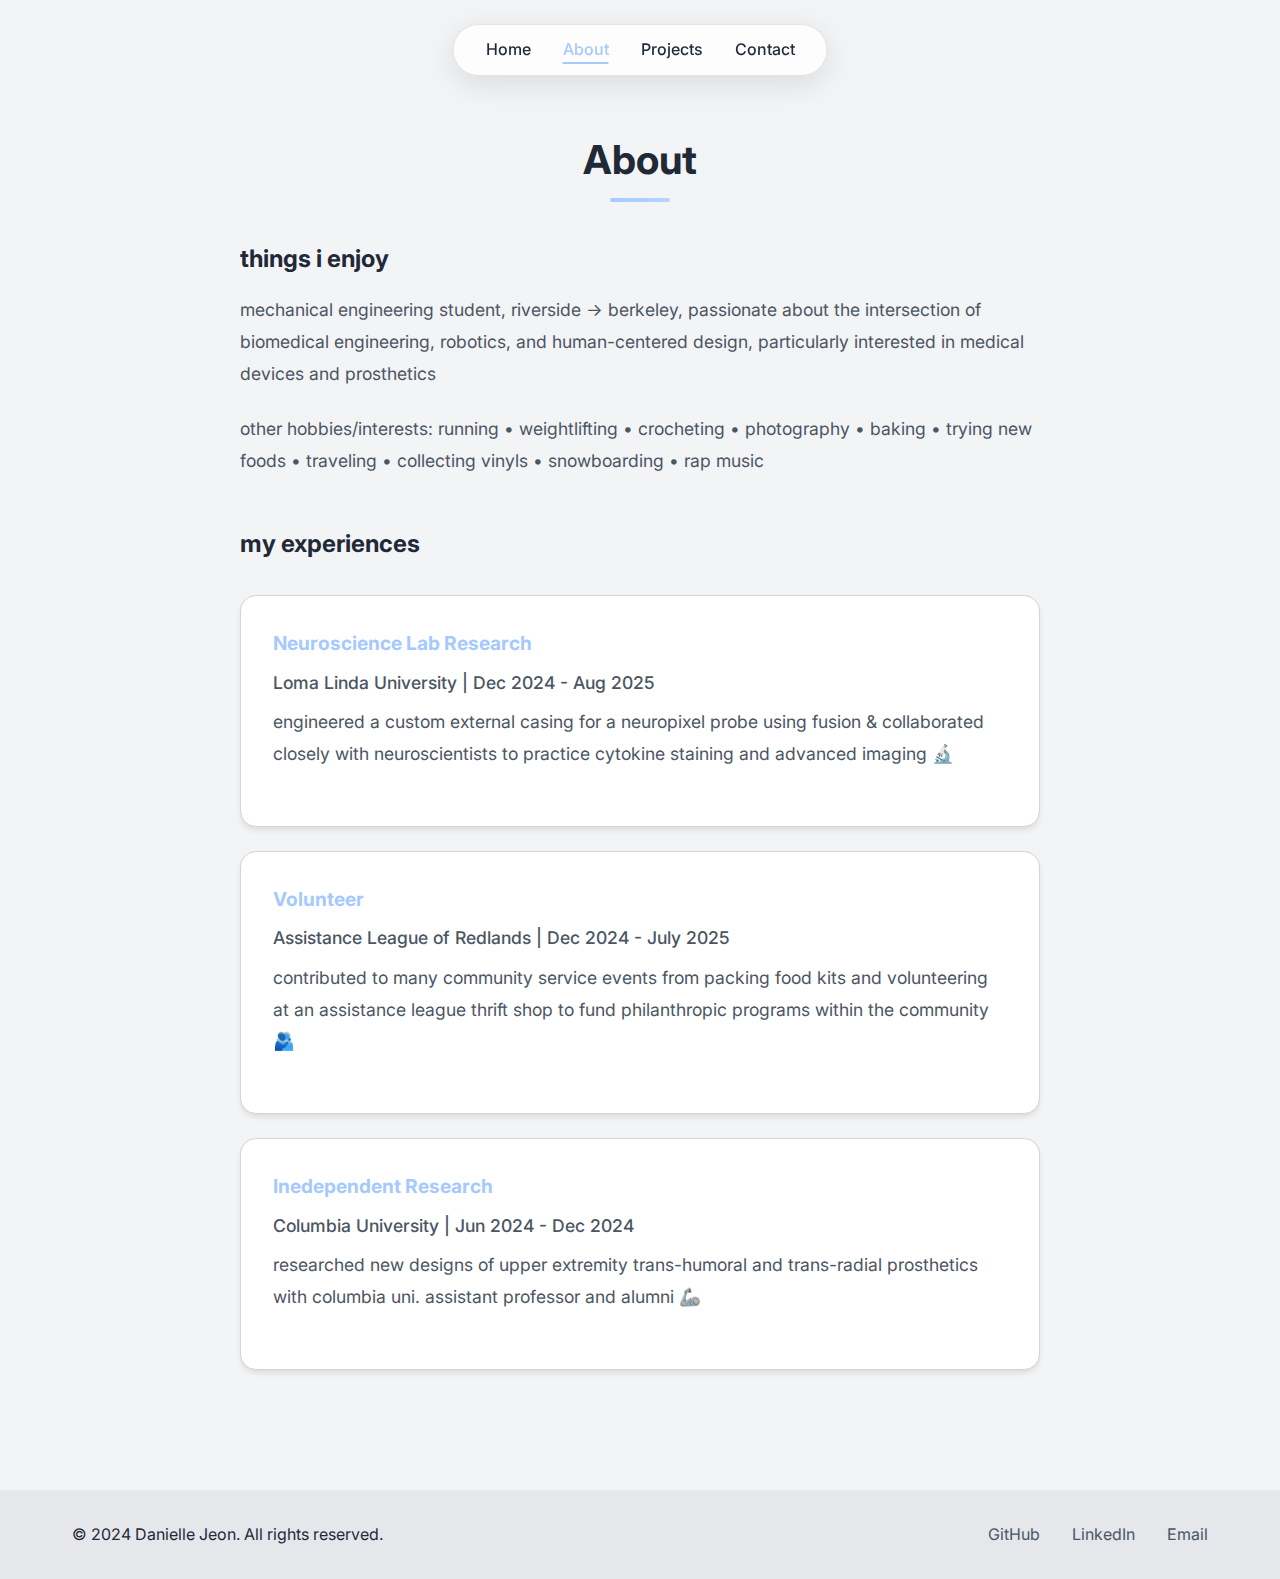
<file: about.html>
<!DOCTYPE html>
<html lang="en">
<head>
    <meta charset="UTF-8">
    <meta name="viewport" content="width=device-width, initial-scale=1.0">
    <title>About Me - Danielle Jeon</title>
    <link rel="stylesheet" href="styles.css">
    <link rel="preconnect" href="https://fonts.googleapis.com">
    <link rel="preconnect" href="https://fonts.gstatic.com" crossorigin>
    <link href="https://fonts.googleapis.com/css2?family=Inter:wght@300;400;500;600;700&display=swap" rel="stylesheet">
</head>
<body>
    <!-- Navigation -->
    <nav class="navbar">
        <div class="container">
            <ul class="nav-menu">
                <li><a href="index.html" class="nav-link">Home</a></li>
                <li><a href="about.html" class="nav-link active">About</a></li>
                <li><a href="projects.html" class="nav-link">Projects</a></li>
                <li><a href="contact.html" class="nav-link">Contact</a></li>
            </ul>
            <button class="nav-toggle" aria-label="Toggle navigation">
                <span></span>
                <span></span>
                <span></span>
            </button>
        </div>
    </nav>

    <!-- About Section -->
    <section class="about" style="padding-top: 8rem;">
        <div class="container">
            <h2 class="section-title">About</h2>
            <div class="about-content">
                <div class="about-text">
                    <h3 style="font-size: 1.5rem; margin-bottom: 1rem;">things i enjoy</h3>
                    <p>
                        mechanical engineering student, riverside -> berkeley, passionate about the intersection of biomedical engineering, robotics, and human-centered design, particularly interested in medical devices and prosthetics
                    </p>
                    <p>
                        other hobbies/interests: running • weightlifting • crocheting • photography • baking • trying new foods • traveling • collecting vinyls • snowboarding • rap music
                    </p>
                    
                    <h3 style="font-size: 1.5rem; margin-top: 3rem; margin-bottom: 1rem;">my experiences</h3>
                    <div style="margin-top: 2rem;">
                        <div style="background: #ffffff; padding: 2rem; border-radius: 1rem; box-shadow: var(--shadow-md); margin-bottom: 1.5rem; border: 1px solid var(--border-color);">
                            <h4 style="font-size: 1.2rem; margin-bottom: 0.5rem; color: var(--primary-color);">Neuroscience Lab Research</h4>
                            <p style="color: var(--text-secondary); margin-bottom: 0.5rem; font-weight: 500;">Loma Linda University | Dec 2024 - Aug 2025</p>
                            <p style="color: var(--text-secondary);">engineered a custom external casing for a neuropixel probe using fusion & collaborated closely with neuroscientists to practice cytokine staining and advanced imaging 🔬</p>
                        </div>
                        <div style="background: #ffffff; padding: 2rem; border-radius: 1rem; box-shadow: var(--shadow-md); margin-bottom: 1.5rem; border: 1px solid var(--border-color);">
                            <h4 style="font-size: 1.2rem; margin-bottom: 0.5rem; color: var(--primary-color);">Volunteer</h4>
                            <p style="color: var(--text-secondary); margin-bottom: 0.5rem; font-weight: 500;">Assistance League of Redlands | Dec 2024 - July 2025</p>
                            <p style="color: var(--text-secondary);">contributed to many community service events from packing food kits and volunteering at an assistance league thrift shop to fund philanthropic programs within the community 🫂</p>
                        </div>
                        <div style="background: #ffffff; padding: 2rem; border-radius: 1rem; box-shadow: var(--shadow-md); margin-bottom: 1.5rem; border: 1px solid var(--border-color);">
                            <h4 style="font-size: 1.2rem; margin-bottom: 0.5rem; color: var(--primary-color);">Inedependent Research</h4>
                            <p style="color: var(--text-secondary); margin-bottom: 0.5rem; font-weight: 500;">Columbia University | Jun 2024 - Dec 2024</p>
                            <p style="color: var(--text-secondary);">researched new designs of upper extremity trans-humoral and trans-radial prosthetics with columbia uni. assistant professor and alumni 🦾</p>
                        </div>
                    </div>
                </div>
            </div>
        </div>
    </section>

    <!-- Footer -->
    <footer class="footer">
        <div class="container">
            <p>&copy; 2024 Danielle Jeon. All rights reserved.</p>
            <div class="footer-links">
                <a href="https://github.com/yourusername" target="_blank">GitHub</a>
                <a href="https://linkedin.com/in/yourprofile" target="_blank">LinkedIn</a>
                <a href="mailto:your.email@example.com">Email</a>
            </div>
        </div>
    </footer>

    <script src="script.js"></script>
</body>
</html>
</file>
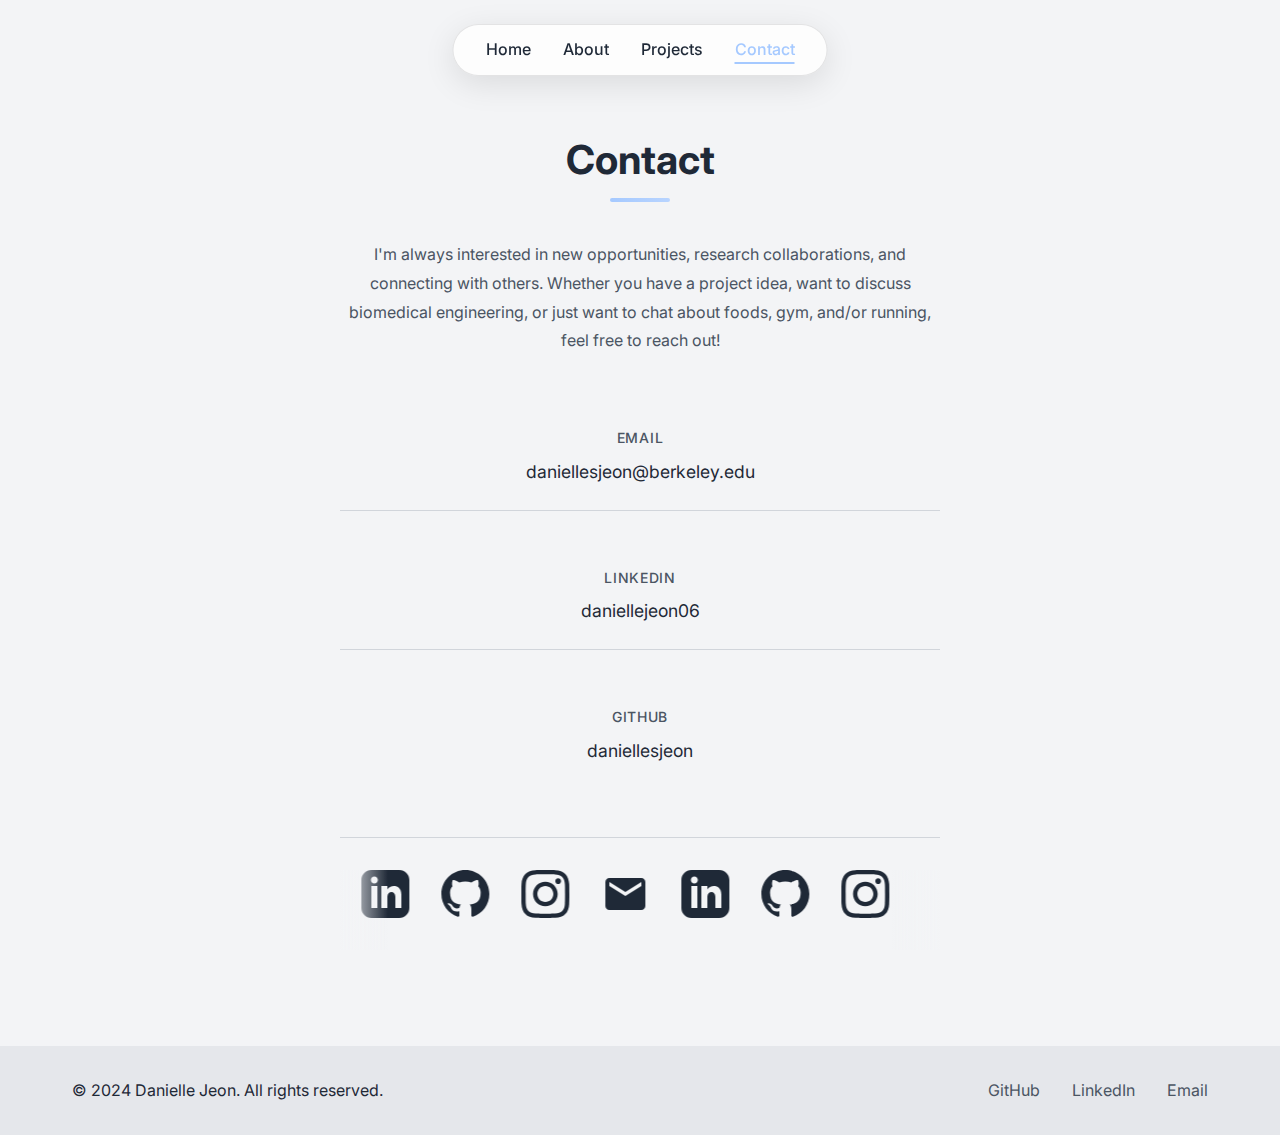
<file: contact.html>
<!DOCTYPE html>
<html lang="en">
<head>
    <meta charset="UTF-8">
    <meta name="viewport" content="width=device-width, initial-scale=1.0">
    <title>Contact - Danielle Jeon</title>
    <link rel="stylesheet" href="styles.css">
    <link rel="preconnect" href="https://fonts.googleapis.com">
    <link rel="preconnect" href="https://fonts.gstatic.com" crossorigin>
    <link href="https://fonts.googleapis.com/css2?family=Inter:wght@300;400;500;600;700&display=swap" rel="stylesheet">
</head>
<body>
    <!-- Navigation -->
    <nav class="navbar">
        <div class="container">
            <ul class="nav-menu">
                <li><a href="index.html" class="nav-link">Home</a></li>
                <li><a href="about.html" class="nav-link">About</a></li>
                <li><a href="projects.html" class="nav-link">Projects</a></li>
                <li><a href="contact.html" class="nav-link active">Contact</a></li>
            </ul>
            <button class="nav-toggle" aria-label="Toggle navigation">
                <span></span>
                <span></span>
                <span></span>
            </button>
        </div>
    </nav>

    <!-- Contact Section -->
    <section class="contact" style="padding-top: 8rem;">
        <div class="container">
            <h2 class="section-title">Contact</h2>
            <div class="contact-wrapper">
                <p class="contact-description">
                    I'm always interested in new opportunities, research collaborations, and connecting with others. Whether you have a project idea, want to discuss biomedical engineering, or just want to chat about foods, gym, and/or running, feel free to reach out!
                </p>
                
                <div class="contact-links">
                    <a href="mailto:daniellesjeon@berkeley.edu" class="contact-link">
                        <span class="contact-link-label">Email</span>
                        <span class="contact-link-value">daniellesjeon@berkeley.edu</span>
                    </a>
                    <a href="https://linkedin.com/in/daniellejeon06" target="_blank" class="contact-link">
                        <span class="contact-link-label">LinkedIn</span>
                        <span class="contact-link-value">daniellejeon06</span>
                    </a>
                    <a href="https://github.com/daniellesjeon" target="_blank" class="contact-link">
                        <span class="contact-link-label">GitHub</span>
                        <span class="contact-link-value">daniellesjeon</span>
                    </a>
                </div>

                <!-- Logo Loop Section -->
                <div class="logo-loop-container">
                    <div id="logoLoop" class="logoloop logoloop--horizontal logoloop--fade logoloop--scale-hover" role="region" aria-label="Social media links"></div>
                </div>
            </div>
        </div>
    </section>

    <!-- Footer -->
    <footer class="footer">
        <div class="container">
            <p>&copy; 2024 Danielle Jeon. All rights reserved.</p>
            <div class="footer-links">
                <a href="https://github.com/daniellesjeon" target="_blank">GitHub</a>
                <a href="https://linkedin.com/in/daniellejeon06" target="_blank">LinkedIn</a>
                <a href="mailto:daniellesjeon@berkeley.edu">Email</a>
            </div>
        </div>
    </footer>

    <script src="script.js"></script>
</body>
</html>
</file>
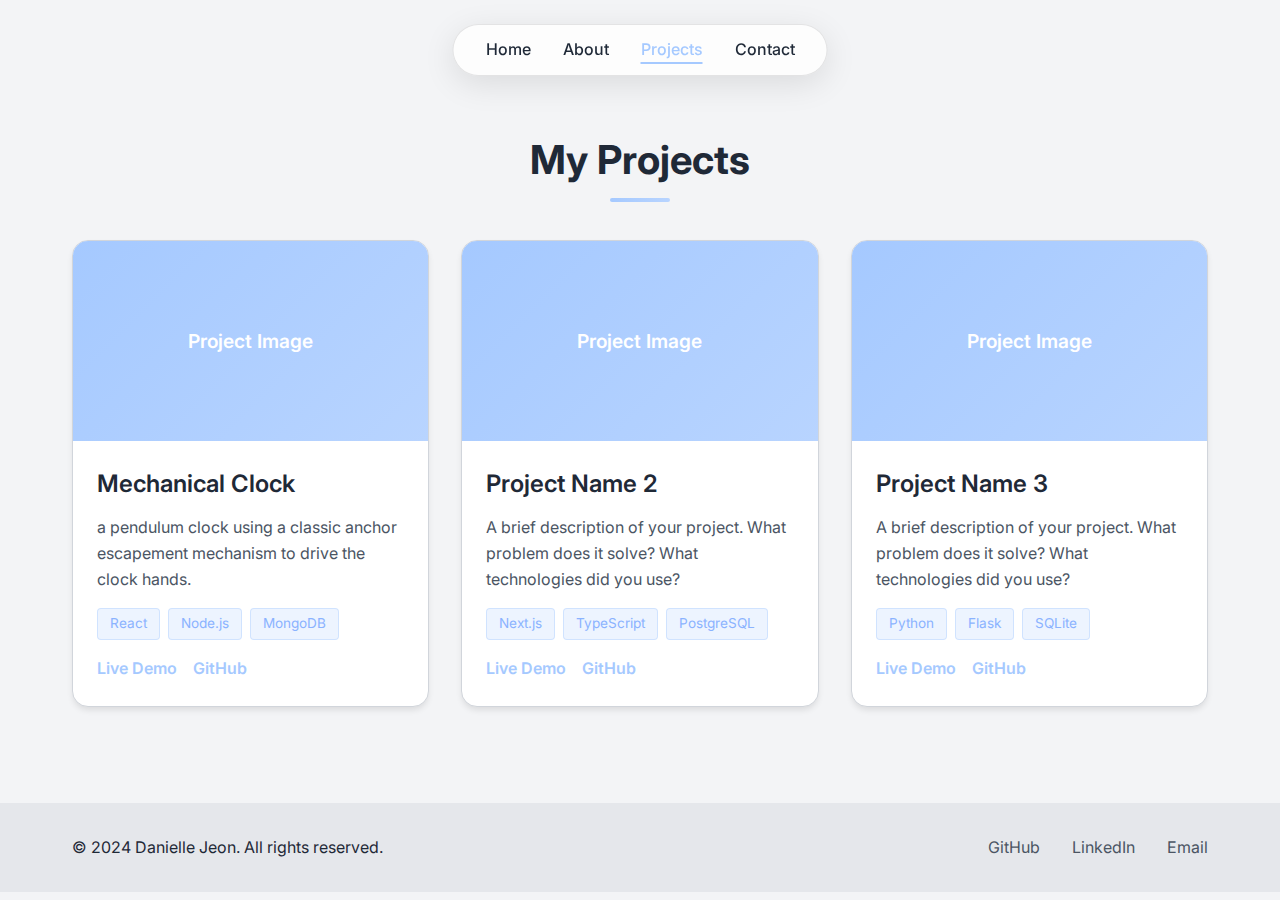
<file: projects.html>
<!DOCTYPE html>
<html lang="en">
<head>
    <meta charset="UTF-8">
    <meta name="viewport" content="width=device-width, initial-scale=1.0">
    <title>Projects - Danielle Jeon</title>
    <link rel="stylesheet" href="styles.css">
    <link rel="preconnect" href="https://fonts.googleapis.com">
    <link rel="preconnect" href="https://fonts.gstatic.com" crossorigin>
    <link href="https://fonts.googleapis.com/css2?family=Inter:wght@300;400;500;600;700&display=swap" rel="stylesheet">
</head>
<body>
    <!-- Navigation -->
    <nav class="navbar">
        <div class="container">
            <ul class="nav-menu">
                <li><a href="index.html" class="nav-link">Home</a></li>
                <li><a href="about.html" class="nav-link">About</a></li>
                <li><a href="projects.html" class="nav-link active">Projects</a></li>
                <li><a href="contact.html" class="nav-link">Contact</a></li>
            </ul>
            <button class="nav-toggle" aria-label="Toggle navigation">
                <span></span>
                <span></span>
                <span></span>
            </button>
        </div>
    </nav>

    <!-- Projects Section -->
    <section class="projects" style="padding-top: 8rem;">
        <div class="container">
            <h2 class="section-title">My Projects</h2>
            <div class="projects-grid">
                <div class="project-card">
                    <div class="project-image">
                        <div class="project-placeholder">Project Image</div>
                    </div>
                    <div class="project-content">
                        <h3 class="project-title">Mechanical Clock</h3>
                        <p class="project-description">
                            a pendulum clock using a classic anchor escapement mechanism to drive the clock hands.
                        </p>
                        <div class="project-tech">
                            <span>React</span>
                            <span>Node.js</span>
                            <span>MongoDB</span>
                        </div>
                        <div class="project-links">
                            <a href="#" class="project-link" target="_blank">Live Demo</a>
                            <a href="#" class="project-link" target="_blank">GitHub</a>
                        </div>
                    </div>
                </div>
                <div class="project-card">
                    <div class="project-image">
                        <div class="project-placeholder">Project Image</div>
                    </div>
                    <div class="project-content">
                        <h3 class="project-title">Project Name 2</h3>
                        <p class="project-description">
                            A brief description of your project. What problem does it solve? What technologies did you use?
                        </p>
                        <div class="project-tech">
                            <span>Next.js</span>
                            <span>TypeScript</span>
                            <span>PostgreSQL</span>
                        </div>
                        <div class="project-links">
                            <a href="#" class="project-link" target="_blank">Live Demo</a>
                            <a href="#" class="project-link" target="_blank">GitHub</a>
                        </div>
                    </div>
                </div>
                <div class="project-card">
                    <div class="project-image">
                        <div class="project-placeholder">Project Image</div>
                    </div>
                    <div class="project-content">
                        <h3 class="project-title">Project Name 3</h3>
                        <p class="project-description">
                            A brief description of your project. What problem does it solve? What technologies did you use?
                        </p>
                        <div class="project-tech">
                            <span>Python</span>
                            <span>Flask</span>
                            <span>SQLite</span>
                        </div>
                        <div class="project-links">
                            <a href="#" class="project-link" target="_blank">Live Demo</a>
                            <a href="#" class="project-link" target="_blank">GitHub</a>
                        </div>
                    </div>
                </div>
            </div>
        </div>
    </section>

    <!-- Footer -->
    <footer class="footer">
        <div class="container">
            <p>&copy; 2024 Danielle Jeon. All rights reserved.</p>
            <div class="footer-links">
                <a href="https://github.com/yourusername" target="_blank">GitHub</a>
                <a href="https://linkedin.com/in/yourprofile" target="_blank">LinkedIn</a>
                <a href="mailto:your.email@example.com">Email</a>
            </div>
        </div>
    </footer>

    <script src="script.js"></script>
</body>
</html>
</file>
<file: styles.css>
/* Reset and Base Styles */
* {
    margin: 0;
    padding: 0;
    box-sizing: border-box;
}

:root {
    --primary-color: #a5c9ff; /* Pastel blue */
    --primary-dark: #8bb3ff; /* Slightly darker pastel blue */
    --secondary-color: #b8d4ff; /* Lighter pastel blue */
    --text-primary: #1f2937; /* Dark gray for text */
    --text-secondary: #4b5563; /* Medium gray */
    --bg-primary: #f3f4f6; /* Light gray background */
    --bg-secondary: #e5e7eb; /* Slightly darker gray */
    --bg-dark: #f9fafb; /* Very light gray */
    --border-color: #d1d5db; /* Gray border */
    --shadow-sm: 0 1px 2px 0 rgba(0, 0, 0, 0.05);
    --shadow-md: 0 4px 6px -1px rgba(0, 0, 0, 0.1);
    --shadow-lg: 0 10px 15px -3px rgba(0, 0, 0, 0.1);
    --transition: all 0.3s cubic-bezier(0.4, 0, 0.2, 1);
}

html {
    scroll-behavior: smooth;
}

body {
    font-family: 'Inter', -apple-system, BlinkMacSystemFont, 'Segoe UI', Roboto, sans-serif;
    line-height: 1.6;
    color: var(--text-primary); /* Dark text for light background */
    background-color: var(--bg-primary); /* Light gray background */
    overflow-x: hidden;
}

.container {
    max-width: 1200px;
    margin: 0 auto;
    padding: 0 2rem;
}

/* Navigation */
.navbar {
    position: fixed;
    top: 1.5rem;
    left: 50%;
    transform: translateX(-50%);
    width: auto;
    max-width: 90%;
    background: rgba(255, 255, 255, 0.8); /* Semi-transparent white */
    backdrop-filter: blur(20px);
    -webkit-backdrop-filter: blur(20px);
    border: 1px solid rgba(0, 0, 0, 0.1); /* Subtle dark border */
    border-radius: 50px;
    z-index: 1000;
    transition: var(--transition);
    box-shadow: 0 8px 32px 0 rgba(0, 0, 0, 0.1);
    padding: 0;
}

.navbar .container {
    display: flex;
    justify-content: center;
    align-items: center;
    padding: 0.75rem 2rem;
    position: relative;
}

.nav-brand {
    font-size: 1.5rem;
    font-weight: 700;
    color: var(--primary-color);
}

.nav-menu {
    display: flex;
    list-style: none;
    gap: 2rem;
    margin: 0;
    padding: 0;
}

.nav-link {
    text-decoration: none;
    color: var(--text-primary); /* Dark text */
    font-weight: 500;
    transition: var(--transition);
    position: relative;
    text-shadow: none; /* Remove text shadow for light background */
}

.nav-link::after {
    content: '';
    position: absolute;
    bottom: -5px;
    left: 0;
    width: 0;
    height: 2px;
    background: var(--primary-color); /* Pastel blue underline */
    transition: var(--transition);
}

.nav-link:hover {
    color: var(--primary-color);
}

.nav-link:hover::after {
    width: 100%;
}

.nav-link.active {
    color: var(--primary-color);
}

.nav-link.active::after {
    width: 100%;
    background: var(--primary-color);
}

.nav-toggle {
    display: none;
    flex-direction: column;
    gap: 5px;
    background: none;
    border: none;
    cursor: pointer;
    padding: 5px;
    position: absolute;
    right: 2rem;
}

.nav-toggle span {
    width: 25px;
    height: 3px;
    background: var(--text-primary); /* Dark for visibility */
    transition: var(--transition);
    box-shadow: none;
}

/* Hero Section - Light gray background */
.hero {
    min-height: 100vh;
    display: flex;
    align-items: center;
    padding: 8rem 0 4rem;
    background: #f3f4f6; /* Light gray background */
    color: var(--text-primary); /* Dark text */
    position: relative;
    overflow: hidden;
}

.hero::before {
    display: none; /* Remove the grid pattern overlay */
}

.hero .container {
    display: grid;
    grid-template-columns: 1fr 1fr;
    gap: 4rem;
    align-items: center;
    position: relative;
    z-index: 1;
}

.hero-content {
    animation: fadeInUp 0.8s ease-out;
}

.hero-title {
    font-size: 4rem;
    font-weight: 700;
    line-height: 1.2;
    margin-bottom: 1rem;
}

.greeting {
    display: block;
    font-size: 2rem;
    font-weight: 400;
    opacity: 0.9;
}

.name {
    display: block;
    background: linear-gradient(135deg, #fff 0%, #e0e7ff 100%);
    -webkit-background-clip: text;
    -webkit-text-fill-color: transparent;
    background-clip: text;
}

.hero-subtitle {
    font-size: 1.5rem;
    font-weight: 500;
    margin-bottom: 1rem;
    opacity: 0.95;
}

.hero-description {
    font-size: 1.1rem;
    margin-bottom: 2rem;
    opacity: 0.9;
    line-height: 1.8;
}

.hero-buttons {
    display: flex;
    gap: 1rem;
    flex-wrap: wrap;
}

.btn {
    padding: 0.875rem 2rem;
    border-radius: 0.5rem;
    text-decoration: none;
    font-weight: 600;
    transition: var(--transition);
    display: inline-block;
    border: 2px solid transparent;
}

/* Buttons - Pastel blue */
.btn-primary {
    background: var(--primary-color); /* Pastel blue */
    color: white;
    border: 2px solid var(--primary-color);
}

.btn-primary:hover {
    background: var(--primary-dark);
    transform: translateY(-2px);
    box-shadow: var(--shadow-lg);
}

.btn-secondary {
    background: transparent;
    color: var(--text-primary);
    border-color: var(--text-primary);
}

.btn-secondary:hover {
    background: rgba(0, 0, 0, 0.05);
    border-color: var(--primary-color);
    color: var(--primary-color);
}

.hero-image {
    display: flex;
    justify-content: center;
    align-items: center;
    animation: fadeInRight 0.8s ease-out;
}

.profile-placeholder {
    width: 300px;
    height: 300px;
    border-radius: 50%;
    background: rgba(255, 255, 255, 0.1);
    backdrop-filter: blur(10px);
    display: flex;
    align-items: center;
    justify-content: center;
    border: 3px solid rgba(255, 255, 255, 0.2);
}

.scroll-indicator {
    position: absolute;
    bottom: 2rem;
    left: 50%;
    transform: translateX(-50%);
    display: flex;
    flex-direction: column;
    align-items: center;
    gap: 0.5rem;
    color: white;
    opacity: 0.8;
    animation: bounce 2s infinite;
}

.scroll-arrow {
    width: 2px;
    height: 30px;
    background: white;
    position: relative;
}

.scroll-arrow::after {
    content: '';
    position: absolute;
    bottom: 0;
    left: -4px;
    width: 10px;
    height: 10px;
    border-right: 2px solid white;
    border-bottom: 2px solid white;
    transform: rotate(45deg);
}

/* Section Styles */
section {
    padding: 6rem 0;
    background-color: var(--bg-primary); /* Light gray background */
}

.section-title {
    font-size: 2.5rem;
    font-weight: 700;
    text-align: center;
    margin-bottom: 3rem;
    color: var(--text-primary); /* Dark text */
    position: relative;
}

.section-title::after {
    content: '';
    position: absolute;
    bottom: -10px;
    left: 50%;
    transform: translateX(-50%);
    width: 60px;
    height: 4px;
    background: linear-gradient(90deg, var(--primary-color), var(--secondary-color));
    border-radius: 2px;
}

/* About Section - Light gray */
.about {
    background: var(--bg-primary);
}

.about-content {
    max-width: 800px;
    margin: 0 auto;
}

.about-text p {
    font-size: 1.1rem;
    line-height: 1.8;
    color: var(--text-secondary); /* Medium gray text */
    margin-bottom: 1.5rem;
}

.about-text h3 {
    color: var(--text-primary);
}

.about-stats {
    display: grid;
    grid-template-columns: repeat(3, 1fr);
    gap: 2rem;
    margin-top: 3rem;
}

.stat {
    text-align: center;
    padding: 2rem;
    background: white;
    border-radius: 1rem;
    box-shadow: var(--shadow-md);
    transition: var(--transition);
}

.stat:hover {
    transform: translateY(-5px);
    box-shadow: var(--shadow-lg);
}

.stat-number {
    font-size: 2.5rem;
    font-weight: 700;
    color: var(--primary-color);
    margin-bottom: 0.5rem;
}

.stat-label {
    color: var(--text-secondary);
    font-weight: 500;
}

/* Skills Section */
.skills-grid {
    display: grid;
    grid-template-columns: repeat(auto-fit, minmax(300px, 1fr));
    gap: 2rem;
}

.skill-category {
    background: white;
    padding: 2rem;
    border-radius: 1rem;
    box-shadow: var(--shadow-md);
    transition: var(--transition);
}

.skill-category:hover {
    transform: translateY(-5px);
    box-shadow: var(--shadow-lg);
}

.skill-category-title {
    font-size: 1.5rem;
    font-weight: 600;
    margin-bottom: 1.5rem;
    color: var(--text-primary);
}

.skill-tags {
    display: flex;
    flex-wrap: wrap;
    gap: 0.75rem;
}

.skill-tag {
    padding: 0.5rem 1rem;
    background: var(--bg-secondary);
    border-radius: 0.5rem;
    font-size: 0.9rem;
    font-weight: 500;
    color: var(--text-primary);
    transition: var(--transition);
}

.skill-tag:hover {
    background: var(--primary-color);
    color: white;
    transform: translateY(-2px);
}

/* Projects Section - Light gray */
.projects {
    background: var(--bg-primary);
}

.projects-grid {
    display: grid;
    grid-template-columns: repeat(auto-fit, minmax(350px, 1fr));
    gap: 2rem;
}

.project-card {
    background: #ffffff; /* White cards on light gray */
    border-radius: 1rem;
    overflow: hidden;
    box-shadow: 0 4px 6px -1px rgba(0, 0, 0, 0.1);
    transition: var(--transition);
    border: 1px solid var(--border-color);
}

.project-card:hover {
    transform: translateY(-5px);
    box-shadow: 0 20px 25px -5px rgba(0, 0, 0, 0.15);
    border-color: var(--primary-color); /* Pastel blue border on hover */
}

.project-image {
    height: 200px;
    background: linear-gradient(135deg, var(--primary-color), var(--secondary-color));
    display: flex;
    align-items: center;
    justify-content: center;
}

.project-placeholder {
    color: white;
    font-weight: 600;
    font-size: 1.2rem;
}

.project-content {
    padding: 1.5rem;
}

.project-title {
    font-size: 1.5rem;
    font-weight: 600;
    margin-bottom: 0.75rem;
    color: var(--text-primary);
}

.project-description {
    color: var(--text-secondary);
    margin-bottom: 1rem;
    line-height: 1.6;
}

.project-tech {
    display: flex;
    flex-wrap: wrap;
    gap: 0.5rem;
    margin-bottom: 1rem;
}

.project-tech span {
    padding: 0.25rem 0.75rem;
    background: rgba(165, 201, 255, 0.2); /* Light pastel blue background */
    border: 1px solid rgba(165, 201, 255, 0.4);
    border-radius: 0.25rem;
    font-size: 0.85rem;
    color: var(--primary-dark);
}

.project-links {
    display: flex;
    gap: 1rem;
}

.project-link {
    color: var(--primary-color);
    text-decoration: none;
    font-weight: 600;
    transition: var(--transition);
}

.project-link:hover {
    color: var(--primary-dark);
    text-decoration: underline;
}

/* Contact Section - Light gray */
.contact {
    background: var(--bg-primary);
}

.contact-wrapper {
    max-width: 600px;
    margin: 0 auto;
    text-align: center;
    margin-top: 3rem;
}

.contact-description {
    font-size: 1rem;
    color: var(--text-secondary);
    margin-bottom: 3rem;
    line-height: 1.8;
    text-align: center;
}

.contact-links {
    display: flex;
    flex-direction: column;
    gap: 2rem;
}

.contact-link {
    display: flex;
    flex-direction: column;
    gap: 0.5rem;
    color: var(--text-primary);
    text-decoration: none;
    padding: 1.5rem 0;
    border-bottom: 1px solid var(--border-color);
    transition: var(--transition);
}

.contact-link:last-child {
    border-bottom: none;
}

.contact-link:hover {
    color: var(--primary-color);
    border-bottom-color: var(--primary-color);
}

.contact-link-label {
    font-size: 0.875rem;
    font-weight: 500;
    text-transform: uppercase;
    letter-spacing: 0.05em;
    color: var(--text-secondary);
    transition: var(--transition);
}

.contact-link:hover .contact-link-label {
    color: var(--primary-color);
}

.contact-link-value {
    font-size: 1.1rem;
    font-weight: 400;
    color: var(--text-primary);
    transition: var(--transition);
}

.contact-link:hover .contact-link-value {
    color: var(--primary-color);
}

/* Logo Loop Container */
.logo-loop-container {
    margin-top: 3rem;
    padding-top: 2rem;
    border-top: 1px solid var(--border-color);
    display: flex;
    justify-content: center;
    align-items: center;
}

/* Logo Loop Styles */
.logoloop {
    position: relative;
    --logoloop-gap: 32px;
    --logoloop-logoHeight: 48px;
    --logoloop-fadeColor: var(--bg-primary);
    overflow: hidden;
    height: 80px;
}

.logoloop--horizontal {
    width: 100%;
    max-width: 600px;
    margin: 0 auto;
}

.logoloop__track {
    display: flex;
    width: max-content;
    will-change: transform;
    user-select: none;
    position: relative;
    z-index: 0;
}

.logoloop__list {
    display: flex;
    align-items: center;
    list-style: none;
    margin: 0;
    padding: 0;
}

.logoloop__item {
    flex: 0 0 auto;
    margin-right: var(--logoloop-gap);
    font-size: var(--logoloop-logoHeight);
    line-height: 1;
    overflow: visible;
}

.logoloop__item:last-child {
    margin-right: var(--logoloop-gap);
}

.logoloop__link {
    display: inline-flex;
    align-items: center;
    justify-content: center;
    text-decoration: none;
    border-radius: 8px;
    transition: opacity 0.2s ease, transform 0.3s cubic-bezier(0.4, 0, 0.2, 1);
    width: var(--logoloop-logoHeight);
    height: var(--logoloop-logoHeight);
    color: var(--text-primary);
}

.logoloop__link:hover {
    opacity: 0.8;
    transform: scale(1.2);
}

.logoloop__link:focus-visible {
    outline: 2px solid currentColor;
    outline-offset: 2px;
}

.logoloop__link svg {
    width: 100%;
    height: 100%;
    display: block;
    transition: transform 0.3s cubic-bezier(0.4, 0, 0.2, 1);
}

.logoloop--scale-hover .logoloop__item:hover .logoloop__link svg {
    transform: scale(1.2);
    transform-origin: center center;
}

.logoloop--fade::before,
.logoloop--fade::after {
    content: '';
    position: absolute;
    top: 0;
    bottom: 0;
    width: clamp(24px, 8%, 120px);
    pointer-events: none;
    z-index: 10;
}

.logoloop--fade::before {
    left: 0;
    background: linear-gradient(
        to right,
        var(--logoloop-fadeColor, var(--bg-primary)) 0%,
        rgba(243, 244, 246, 0) 100%
    );
}

.logoloop--fade::after {
    right: 0;
    background: linear-gradient(
        to left,
        var(--logoloop-fadeColor, var(--bg-primary)) 0%,
        rgba(243, 244, 246, 0) 100%
    );
}

@media (prefers-reduced-motion: reduce) {
    .logoloop__track {
        transform: translate3d(0, 0, 0) !important;
    }
    .logoloop__link,
    .logoloop__link svg {
        transition: none !important;
    }
}

/* Contact Form Styles */
.form-title {
    font-size: 1.5rem;
    font-weight: 600;
    margin-bottom: 2rem;
    color: var(--text-primary);
}

.contact-form {
    background: transparent;
    padding: 0;
    border-radius: 0;
    box-shadow: none;
    border: none;
}

.form-group {
    margin-bottom: 1.75rem;
}

.form-group label {
    display: block;
    margin-bottom: 0.75rem;
    font-weight: 500;
    color: var(--text-primary);
    font-size: 0.875rem;
    text-transform: uppercase;
    letter-spacing: 0.05em;
}

.form-group input,
.form-group textarea {
    width: 100%;
    padding: 0.75rem 1rem;
    border: 2px solid var(--border-color);
    border-radius: 0.5rem;
    font-size: 1rem;
    font-family: 'Inter', sans-serif;
    color: var(--text-primary);
    background: var(--bg-primary);
    transition: var(--transition);
}

.form-group input:focus,
.form-group textarea:focus {
    outline: none;
    border-color: var(--primary-color);
    background: white;
    box-shadow: 0 0 0 3px rgba(165, 201, 255, 0.1);
}

.form-group textarea {
    resize: vertical;
    min-height: 120px;
}

.contact-form .btn {
    width: 100%;
    margin-top: 1rem;
    padding: 0.875rem 2rem;
    font-size: 0.95rem;
    cursor: pointer;
    border-radius: 0.5rem;
    font-weight: 500;
}

.form-message {
    margin-top: 1.5rem;
    padding: 1rem;
    border-radius: 0.5rem;
    text-align: center;
    font-weight: 500;
    display: none;
}

.form-message.success {
    display: block;
    background: rgba(165, 201, 255, 0.2);
    color: var(--primary-dark);
    border: 1px solid var(--primary-color);
}

.form-message.error {
    display: block;
    background: rgba(239, 68, 68, 0.1);
    color: #dc2626;
    border: 1px solid #dc2626;
}

/* Remove old contact styles or keep them commented for reference */
.contact-content {
    display: none; /* Hide old layout */
}

.contact-info {
    display: none; /* Hide old layout */
}

/* Responsive */
@media (max-width: 968px) {
    .contact-description {
        margin-bottom: 2rem;
    }
}

@media (max-width: 768px) {
    .contact-links {
        gap: 1.5rem;
    }
    
    .contact-link {
        padding: 1.25rem 0;
    }

    .contact-link-value {
        font-size: 1rem;
    }

    .logo-loop-container {
        margin-top: 2rem;
        padding-top: 1.5rem;
    }

    .logoloop {
        height: 60px;
        --logoloop-logoHeight: 36px;
        --logoloop-gap: 24px;
    }
}

/* Footer - Light theme */
.footer {
    background: var(--bg-secondary);
    color: var(--text-primary);
    padding: 2rem 0;
}

.footer .container {
    display: flex;
    justify-content: space-between;
    align-items: center;
    flex-wrap: wrap;
    gap: 1rem;
}

.footer-links {
    display: flex;
    gap: 2rem;
}

.footer-links a {
    color: var(--text-secondary);
    text-decoration: none;
    transition: var(--transition);
}

.footer-links a:hover {
    color: var(--primary-color);
}

/* Animations */
@keyframes fadeInUp {
    from {
        opacity: 0;
        transform: translateY(30px);
    }
    to {
        opacity: 1;
        transform: translateY(0);
    }
}

@keyframes fadeInRight {
    from {
        opacity: 0;
        transform: translateX(30px);
    }
    to {
        opacity: 1;
        transform: translateX(0);
    }
}

@keyframes bounce {
    0%, 20%, 50%, 80%, 100% {
        transform: translateX(-50%) translateY(0);
    }
    40% {
        transform: translateX(-50%) translateY(-10px);
    }
    60% {
        transform: translateX(-50%) translateY(-5px);
    }
}

/* Responsive Design */
@media (max-width: 768px) {
    .navbar {
        top: 1rem;
        max-width: 95%;
    }

    .navbar .container {
        padding: 0.5rem 1rem;
    }

    .nav-menu {
        position: fixed;
        left: -100%;
        top: 70px;
        flex-direction: column;
        background: rgba(255, 255, 255, 0.1);
        backdrop-filter: blur(20px);
        -webkit-backdrop-filter: blur(20px);
        width: calc(100% - 2rem);
        max-width: 400px;
        text-align: center;
        transition: var(--transition);
        box-shadow: 0 8px 32px 0 rgba(0, 0, 0, 0.1);
        padding: 2rem 0;
        border-radius: 20px;
        border: 1px solid rgba(255, 255, 255, 0.2);
        margin: 0 auto;
        left: 50%;
        transform: translateX(-50%);
    }

    .nav-menu.active {
        left: 50%;
        transform: translateX(-50%);
    }

    .nav-toggle {
        display: flex;
    }

    .hero .container {
        grid-template-columns: 1fr;
        text-align: center;
    }

    .hero-title {
        font-size: 2.5rem;
    }

    .greeting {
        font-size: 1.5rem;
    }

    .hero-image {
        margin-top: 2rem;
    }

    .profile-placeholder {
        width: 200px;
        height: 200px;
    }

    .about-stats {
        grid-template-columns: 1fr;
    }

    .footer .container {
        flex-direction: column;
        text-align: center;
    }

    .section-title {
        font-size: 2rem;
    }
}

@media (max-width: 480px) {
    .container {
        padding: 0 1rem;
    }

    .hero {
        padding: 6rem 0 3rem;
    }

    .hero-title {
        font-size: 2rem;
    }

    .projects-grid {
        grid-template-columns: 1fr;
    }

    .skills-grid {
        grid-template-columns: 1fr;
    }
}

/* Dither Background */
.dither-background {
    position: absolute;
    top: 0;
    left: 0;
    width: 100%;
    height: 100%;
    z-index: 0;
    pointer-events: auto; /* Changed from none to auto so container can receive events */
}

.dither-background canvas {
    display: block;
    width: 100%;
    height: 100%;
    pointer-events: auto;
}

/* Ensure hero content is above the background */
.hero .container {
    position: relative;
    z-index: 1;
}
</file>
